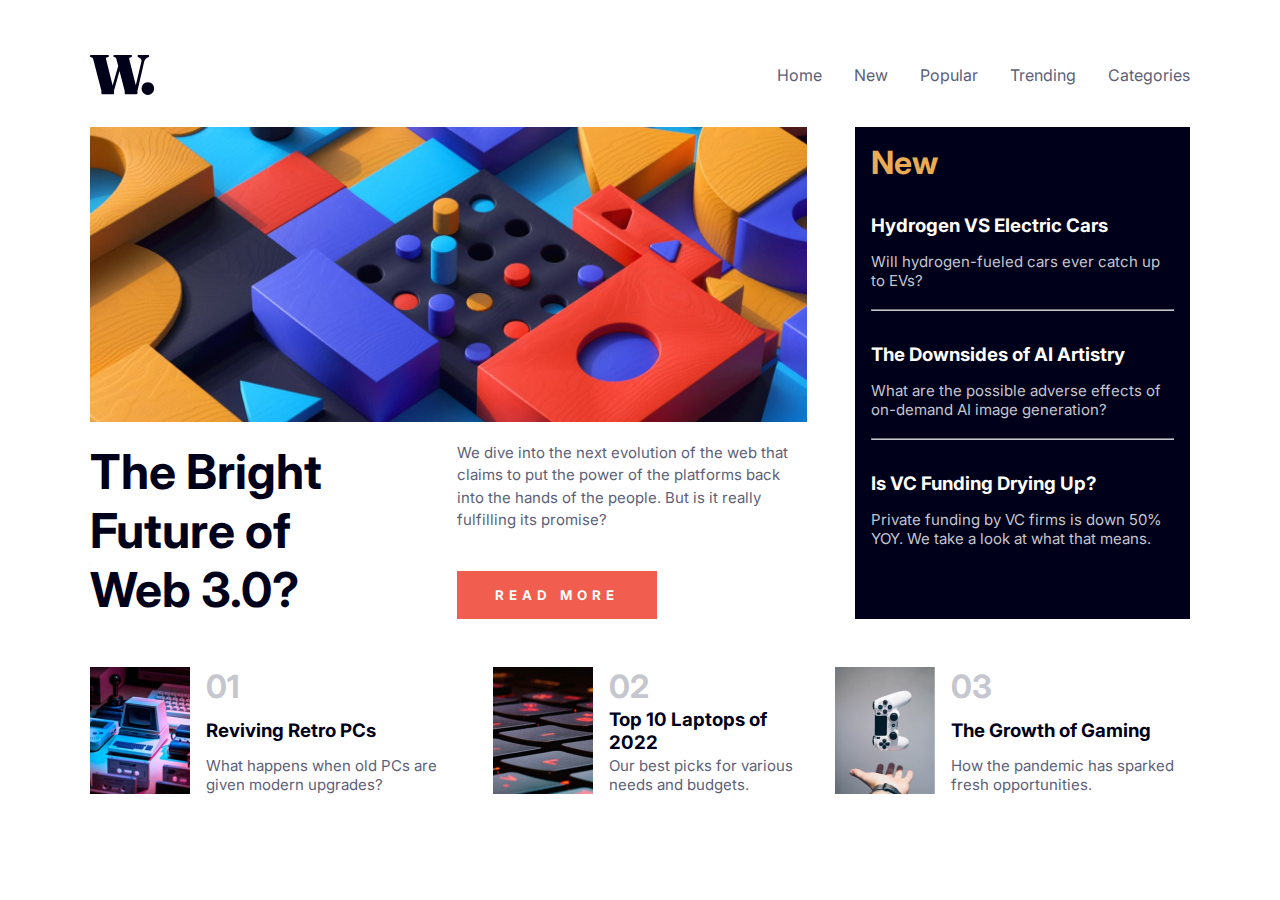
<file: News Homepage/index.html>
<!DOCTYPE html>
<html lang="en">
<head>
    <meta charset="UTF-8">
    <meta http-equiv="X-UA-Compatible" content="IE=edge">
    <meta name="viewport" content="width=device-width, initial-scale=1.0">
    <title>News Homepage</title>
    <link rel="stylesheet" href="style.css">
</head>
<body>
    <div class="container">
        <nav>
            <img src="./assets/images/logo.svg" alt="logo" class="logo">
            <ul class="nav-links">
                <li>Home</li>
                <li>New</li>
                <li>Popular</li>
                <li>Trending</li>
                <li>Categories</li>
            </ul>
            <img src="./assets/images/icon-menu.svg" alt="menu" class="menu">
        </nav>

        <main>
            <div class="main-container">
                <div class="main-blog">
                    <img src="./assets/images/image-web-3-desktop.jpg" alt="image">
                    <div class="blog-info">
                        <h1 class="blog-title"> The Bright Future of Web 3.0?</h1>
                        <div class="blog-read">
                            <p class="blog-content">
                                We dive into the next evolution of the web that claims to put the power of 
                                the platforms back into the hands of the people. But is it really fulfilling its promise?
                            </p>
                            <button>Read more</button>
                        </div>
                    </div>
                </div>
                <div class="new">
                    <div class="new-container">
                        <h2 class="header">New</h2>
                        <div class="new-blogs">
                            <div class="newblog">
                                <h3 class="new-title">Hydrogen VS Electric Cars</h3>
                                <p class="new-content">
                                    Will hydrogen-fueled cars ever catch up to EVs?
                                </p>
                                <hr>
                            </div>
                            
                            <div class="newblog">
                                <h3 class="new-title">The Downsides of AI Artistry</h3>
                                <p class="new-content">
                                    What are the possible adverse effects of on-demand AI image generation?
                                </p>
                                <hr>
                            </div>
                            
                            <div class="newblog">
                                <h3 class="new-title"> Is VC Funding Drying Up?</h3>
                                <p class="new-content">
                                    Private funding by VC firms is down 50% YOY. We take a look at what that means.
                                </p>
                            </div>

                        </div>
                    </div>
                </div>
                <div class="top-blogs">
                    <div class="top-blog">
                        <img src="./assets/images/image-retro-pcs.jpg" alt="">
                        <div class="top-info">
                            <h2 class="num">01</h2>
                            <h3 class="top-title"> Reviving Retro PCs</h3>
                            <p class="top-content">
                                What happens when old PCs are given modern upgrades?
                            </p>
                        </div>
                    </div>   
                    <div class="top-blog">
                        <img src="./assets/images/image-top-laptops.jpg" alt="">
                        <div class="top-info">
                            <h2 class="num">02</h2>
                            <h3 class="top-title">Top 10 Laptops of 2022</h3>
                            <p class="top-content">
                                Our best picks for various needs and budgets.
                            </p>
                        </div>
                    </div>   
                    <div class="top-blog">
                        <img src="./assets/images/image-gaming-growth.jpg" alt="">
                        <div class="top-info">
                            <h2 class="num">03</h2>
                            <h3 class="top-title">The Growth of Gaming</h3>
                            <p class="top-content">
                                How the pandemic has sparked fresh opportunities.
                            </p>
                        </div>
                    </div>
                </div>
            </div>
        </main>
    </div>
    
</body>
</html>
</file>
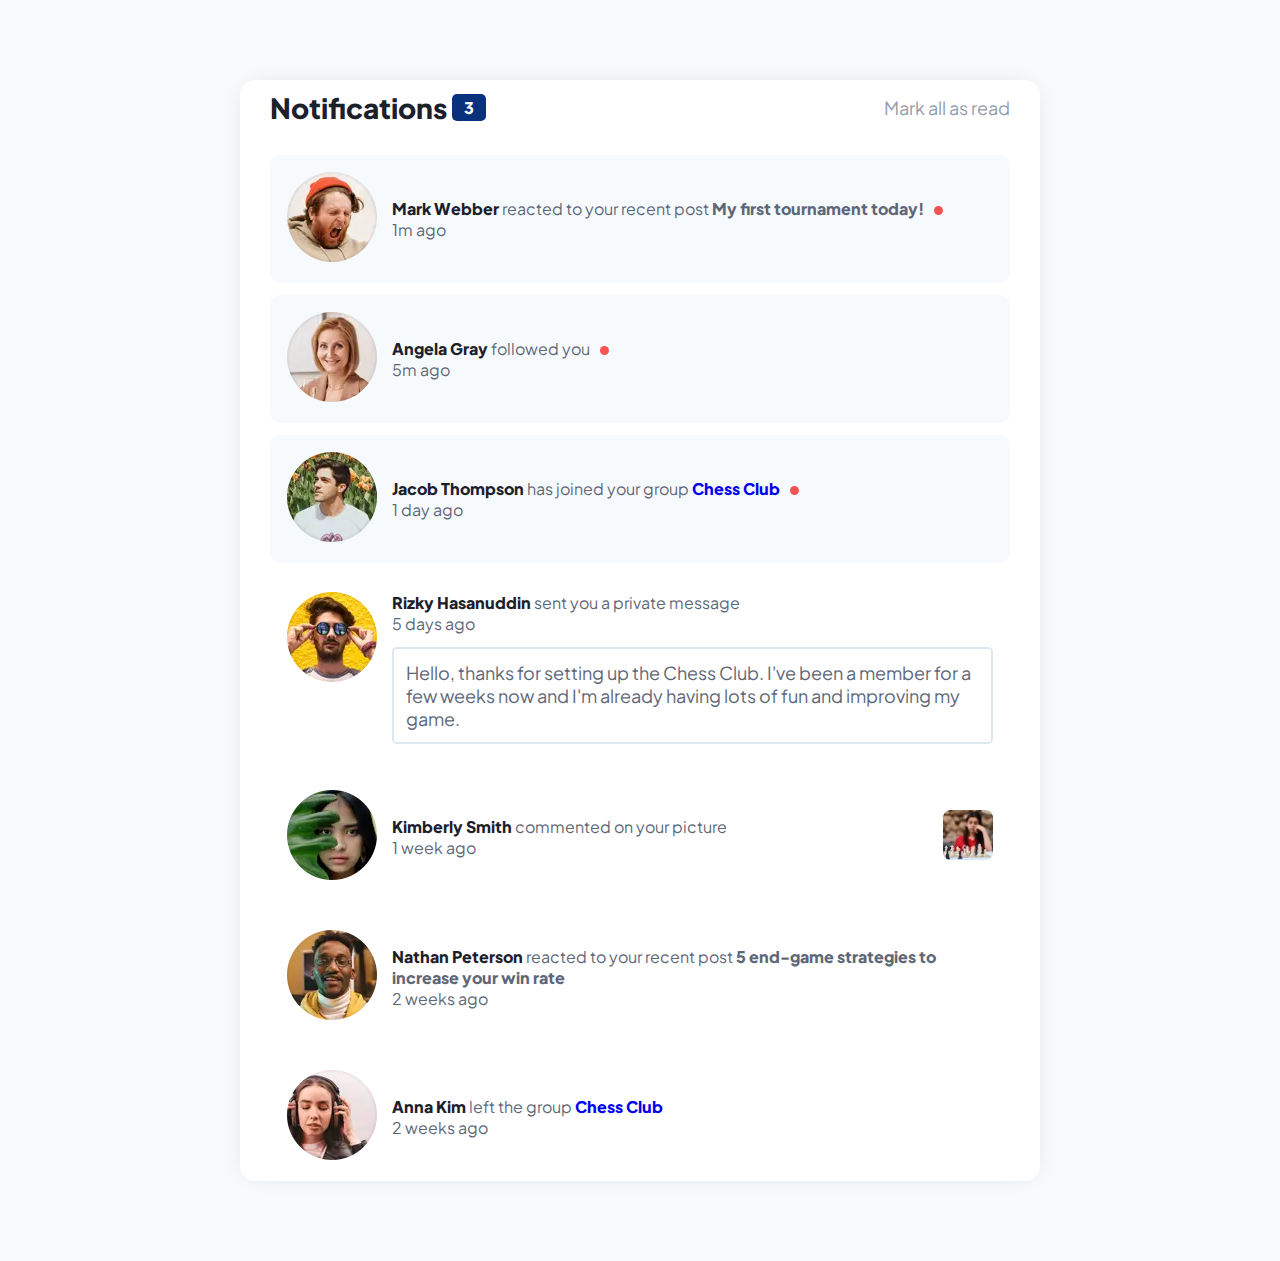
<file: Notifications Page/index.html>
<!DOCTYPE html>
<html lang="en">
<head>
  <meta charset="UTF-8">
  <meta name="viewport" content="width=device-width, initial-scale=1.0"> 
  <link rel="icon" type="image/png" sizes="32x32" href="./assets/images/favicon-32x32.png">
  <title>Notifications page</title>
  <link rel="stylesheet" href="style.css">
</head>
<body>
<div class="container">
  <div class="wrapper">
    <div class="top-bar">
      <div class="title">
        <p class="title-text">Notifications</p>
        <p class="num" id="num">3</p>
      </div>
      <a href="#" class="read" id="read">Mark all as read</a>
    </div>

    <div class="notifications">
      <div class="single-box unseen">
        <div class="avater">
          <img src="./assets/images/avatar-mark-webber.webp" alt="">
        </div>
        <div class="box-text">
          <p class="notifi">
            <a href="#" class="name"> Mark Webber</a> reacted to your recent post 
            <a href="#" class="post"> My first tournament today!</a> 
            <span class="dot"></span>
          </p>
          <p class="time"> 1m ago</p>
        </div>
      </div>
      
      <div class="single-box unseen">
        <div class="avater">
          <img src="./assets/images/avatar-angela-gray.webp" alt="">
        </div>
        <div class="box-text">
          <p class="notifi">
            <a href="#" class="name">Angela Gray</a> followed you
            <span class="dot"></span>
          </p>
          <p class="time">5m ago</p>
        </div>
      </div>

      <div class="single-box unseen">
        <div class="avater">
          <img src="./assets/images/avatar-jacob-thompson.webp" alt="">
        </div>
        <div class="box-text">
          <p class="notifi">
            <a href="#" class="name">Jacob Thompson</a> has joined your group 
            <a href="#" class="group">Chess Club</a>
            <span class="dot"></span>
          </p>
          <p class="time">1 day ago</p>
        </div>
      </div>

      <div class="single-box with-mssg">
        <div class="avater">
          <img src="./assets/images/avatar-rizky-hasanuddin.webp" alt="">
        </div>
        <div class="box-text">
          <p class="notifi">
            <a href="#" class="name">Rizky Hasanuddin</a> sent you a private message
          </p>
          <p class="time">5 days ago</p>
          <div class="message">
            <p>Hello, thanks for setting up the Chess Club. I've been a member for a few weeks now and 
              I'm already having lots of fun and improving my game.</p>
          </div>
        </div>
      </div>

      <div class="single-box comment">
        <div class="left">
          <div class="avater">
            <img src="assets/images/avatar-kimberly-smith.webp" alt="">
          </div>
          <div class="box-text">
            <p class="notifi">
              <a href="#" class="name">Kimberly Smith</a> commented on your picture
            </p>
            <p class="time">1 week ago</p>
          </div>
        </div>
        <div class="img-box">
          <img src="assets/images/image-chess.webp" alt="">
        </div>
      </div>

      <div class="single-box">
        <div class="avater">
          <img src="assets/images/avatar-nathan-peterson.webp" alt="">
        </div>
        <div class="box-text">
          <p class="notifi">
            <a href="#" class="name">Nathan Peterson</a> reacted to your recent post 
            <a href="#" class="post">5 end-game strategies to increase your win rate</a>
          </p>
          <p class="time">2 weeks ago</p>
        </div>
      </div>

      <div class="single-box">
        <div class="avater">
          <img src="assets/images/avatar-anna-kim.webp" alt="">
        </div>
        <div class="box-text">
          <p class="notifi">
            <a href="#" class="name">Anna Kim</a> left the group <a href="#" class="group">Chess Club</a>
          </p>
          <p class="time">2 weeks ago</p>
        </div>
      </div>

    </div>
  </div>
</div>
    



<script src="style.js"></script>
</body>
</html>
</file>
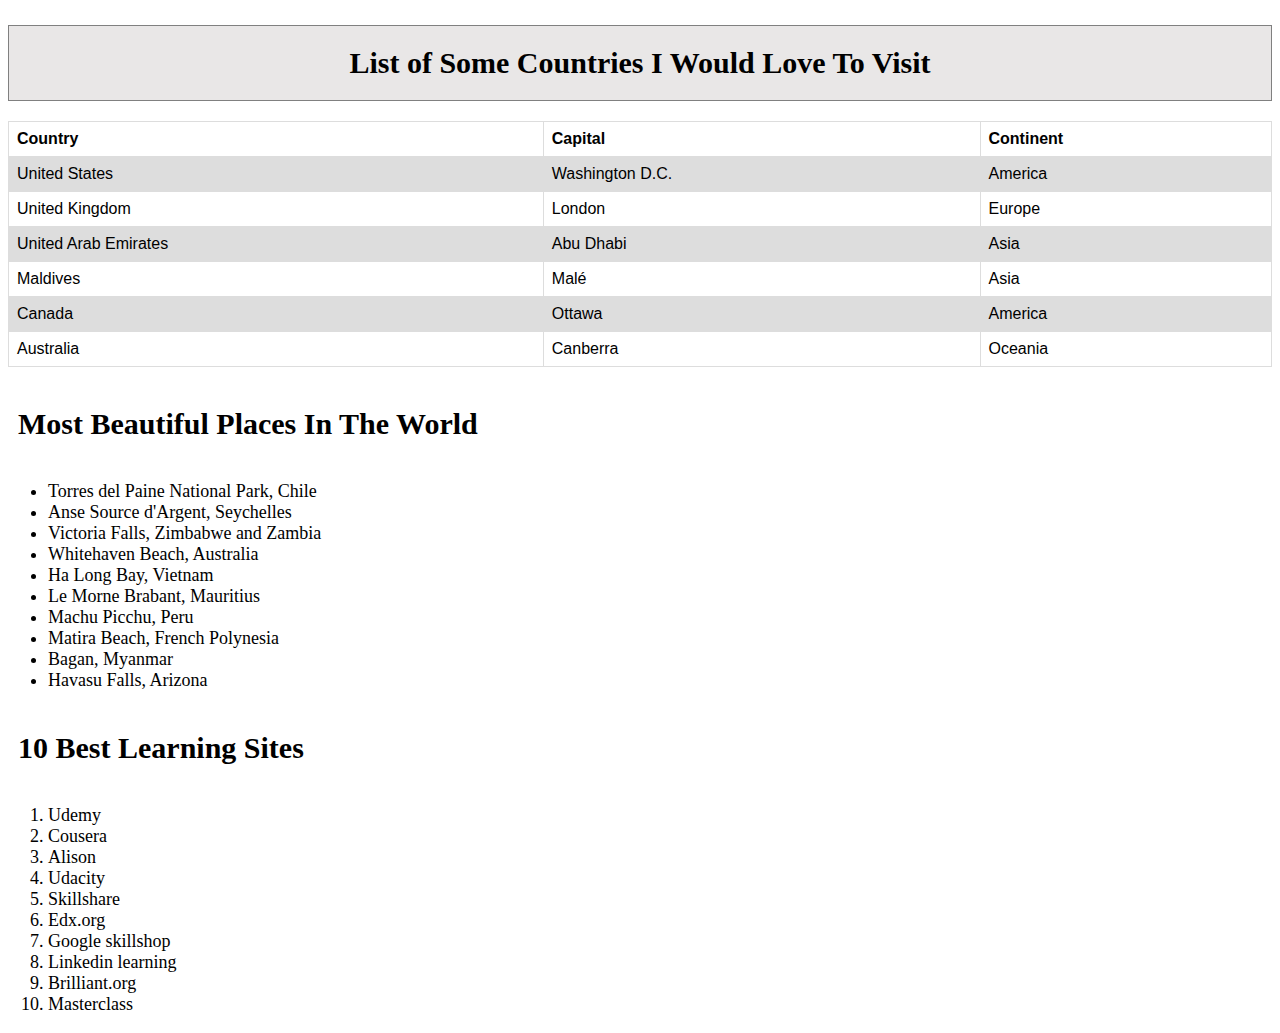
<file: Table/index.html>
<!DOCTYPE html>
<html lang="en">
<head>
    <meta charset="UTF-8">
    <meta http-equiv="X-UA-Compatible" content="IE=edge">
    <meta name="viewport" content="width=device-width, initial-scale=1.0">
    <title>Tables and Lists</title>
    <link rel="stylesheet" href="style.css">
</head>
<body>
    <h2>List of Some Countries I Would Love To Visit</h2>

<table>
  <tr>
    <th>Country</th>
    <th>Capital</th>
    <th>Continent</th>
  </tr>

  <tr>
    <td>United States</td>
    <td>Washington D.C.</td>
    <td>America</td>
  </tr>

  <tr>
    <td>United Kingdom</td>
    <td>London</td>
    <td>Europe</td>
  </tr>

  <tr>
    <td>United Arab Emirates</td>
    <td>Abu Dhabi</td>
    <td>Asia</td>
  </tr>

  <tr>
    <td>Maldives</td>
    <td>Malé</td>
    <td>Asia</td>
  </tr>

  <tr>
    <td>Canada</td>
    <td>Ottawa</td>
    <td>America</td>
  </tr>

  <tr>
    <td>Australia</td>
    <td>Canberra</td>
    <td>Oceania</td>
  </tr>
</table>


<h3>Most Beautiful Places In The World</h3>
<ul>
  <li>Torres del Paine National Park, Chile</li>
  <li>Anse Source d'Argent, Seychelles</li>
  <li>Victoria Falls, Zimbabwe and Zambia</li>
  <li>Whitehaven Beach, Australia</li>
  <li>Ha Long Bay, Vietnam</li>
  <li>Le Morne Brabant, Mauritius</li>
  <li>Machu Picchu, Peru</li>
  <li>Matira Beach, French Polynesia</li>
  <li>Bagan, Myanmar</li>
  <li>Havasu Falls, Arizona</li>
</ul>


<h3>10 Best Learning Sites</h3>
<ol>
  <li>Udemy</li>
  <li>Cousera</li>
  <li>Alison</li>
  <li>Udacity</li>
  <li>Skillshare</li>
  <li>Edx.org</li>
  <li>Google skillshop</li>
  <li>Linkedin learning</li>
  <li>Brilliant.org</li>
  <li>Masterclass</li>
</ol>
</body>
</html>
</file>
<file: News Homepage/style.css>
@import url('https://fonts.googleapis.com/css2?family=Barlow:wght@600&family=Inter:wght@400;700;800&display=swap');

*{
    font-family: 'Inter', sans-serif;
    box-sizing: border-box;
    margin: 0;
    padding: 0;
}

:root{
    --Soft-orange: hsl(35, 77%, 62%);
    --Soft-red: hsl(5, 85%, 63%);
    --Off-white: hsl(36, 100%, 99%);
    --Grayish-blue: hsl(233, 8%, 79%);
    --Dark-grayish-blue: hsl(236, 13%, 42%);
    --Very-dark-blue: hsl(240, 100%, 5%);
}

p{
    font-size: 15px;
}
img{
    max-width: 100%;
}
body{
    width: 100%;
    min-height: 100vh;
    display: flex;
    align-items: center;
}
.menu{
    display: none;
}
ul{
    list-style: none;
}
.container{
    max-width: 1100px;
    margin: 0 auto;
}

nav{
    display: flex;
    align-items: center;
    justify-content: space-between;
    padding: 2rem 0;
}
.nav-links{
    display: flex;
    align-items: center;
    gap: 2rem;
}
.nav-links li{
    color: var(--Dark-grayish-blue);
    cursor: pointer;
}
.nav-links li:hover{
    color: var(--Soft-red);
}

.main-container{
    display: grid;
    gap: 3rem;
    grid-template-columns: repeat(3,1fr);
    grid-template-rows: repeat(2,1fr);
    max-height: 750px;
}
.main-blog{
    grid-column: 2 span;
    grid-row: 1 span;
}
.blog-info{
    display: flex;
    justify-content: space-between;
    margin-top: 1rem;
}
.blog-title{
    font-size: 3rem;
    color: var(--Very-dark-blue);
    width: 300px;
}
.blog-content{
    color: var(--Dark-grayish-blue);
    width: 350px;
    line-height: 1.5;
}
.blog-read{
    display: flex;
    flex-direction: column;
    justify-content: space-between;
}
.blog-read button{
    background-color: var(--Soft-red);
    border: none;
    color: var(--Off-white);
    width: 200px;
    padding: 1rem 2rem;
    cursor: pointer;
    text-transform: uppercase;
    letter-spacing: 5px;
    font-weight: 700;
}
.blog-read button:hover{
    background-color: var(--Very-dark-blue);
}

.new{
    grid-column: 1 span;
    grid-row: 1 span;
    background-color: var(--Very-dark-blue);
}
.new-container{
    padding: 1rem;
    display: flex;
    flex-direction: column;
}
.header{
    color: var(--Soft-orange);
    font-size: 2rem;
}
.new-blogs{
    display: flex;
    flex-direction: column;
    margin-top: 2rem;
    gap: 2rem;
}
.new-blog{
    display: flex;
    flex-direction: column;
    gap: 1rem;
}
hr{
    margin-top: 1.2rem;
    border-color: var(--Grayish-blue);
}
.new-blog::after{
    content: "";
    margin-top: 2rem;
    display: flex;
    width: 100%;
    height: 1px;
    background-color: var(--Grayish-blue);
}
.new-blog:last-child::after{
    display: none;
}
.new-title{
    color: var(--Off-white);
    cursor: pointer;
}
.new-title:hover{
    color: var(--Soft-orange);
}
.new-content{
    color: var(--Grayish-blue);
    margin-top: 15px;
}
.top-blogs{
    display: flex;
    grid-column: 3 span;
    grid-row: 1 span;
    gap: 1rem;
    justify-content: space-between;
}
.top-blog{
    display: flex;
    align-items: center;
    height: fit-content;
}
.top-title{
    cursor: pointer;
    color: var(--Very-dark-blue);
}
.top-title:hover{
    color: var(--Soft-red);
}
.top-blog img{
    width: 100px;
}
.top-info{
    display: flex;
    flex-direction: column;
    justify-content: space-between;
    margin-left: 1rem;
    height: 127px;
}
.num{
    color: var(--Grayish-blue);
    font-size: 2rem;
}
.top-content{
    color: var(--Dark-grayish-blue);
}
</file>
<file: Notifications Page/style.css>
@import url('https://fonts.googleapis.com/css2?family=Barlow:wght@600&family=Plus+Jakarta+Sans:wght@500;800&display=swap');

*{
    margin: 0;
    padding: 0;
}
:root{
    --White: hsl(0, 0%, 100%);
    --Very-light-grayish-blue: hsl(210, 60%, 98%);
    --Light-grayish-blue-1: hsl(211, 68%, 94%);
    --Light-grayish-blue-2: hsl(205, 33%, 90%);
    --Grayish-blue: hsl(219, 14%, 63%);
    --Dark-grayish-blue: hsl(219, 12%, 42%);
    --Very-dark-blue: hsl(224, 21%, 14%);
    --Red: hsl(1, 90%, 64%);
    --Blue: hsl(219, 85%, 26%);

}
body{
    font-family: 'Plus Jakarta Sans', sans-serif;
    background: var(--Very-light-grayish-blue);
    font-size: 16px;
    color: var(--Dark-grayish-blue);
}
.container{
    max-width: 860px;
    margin: 80px auto;
}
.wrapper{
    background-color: var(--White);
    padding: 10px 30px 0;
    margin: 30px;
    border-radius: 15px;
    box-shadow: 0px 0px 26px -13px rgba(0, 0, 0, .26);
}
.top-bar{
    display: flex;
    justify-content: space-between;
    align-items: center;
    margin-bottom: 30px;
}
.title{
    display: flex;
    align-items: center;
}
p.title-text{
    color: var(--Very-dark-blue);
    font-size: 28px;
    font-weight: 800;
}
p.num{
    color: var(--White);
    background-color: var(--Blue);
    padding: 3px 12px;
    border-radius: 5px;
    font-weight: 800;
    margin-left: 5px;
}
a.read{
    text-decoration: none;
    color: var(--Grayish-blue);
    font-size: 18px;
}
.single-box{
    padding: 17px;
    margin-bottom: 12px;
    display: flex;
    align-items: center;
}
.box-text{
    margin-left: 15px;
}
.single-box.unseen{
    background-color: var(--Very-light-grayish-blue);
    border-radius: 10px;
}
.avatar img{
    width: 50px;
    margin-right: 15px;
}
a{
    text-decoration: none;
}
a.name{
    color: var(--Very-dark-blue);
    font-weight: 800;
}
a.post{
    color: var(--Dark-grayish-blue);
    font-weight: 800;
}
a.group{
    font-weight: 800;
}
a.name:hover, a.post:hover, a.group:hover, a.read:hover{
    color: var(--Blue);
}
span.dot{
    display: inline-block;
    background-color: var(--Red);
    height: 9px;
    width: 9px;
    border-radius: 50%;
    margin-left: 7px;
}
.message{
    border: 2px solid var(--Light-grayish-blue-2);
    padding: 12px;
    margin-top: 13px;
    font-size: 18px;
    border-radius: 5px;
}
.with-mssg{
    align-items: flex-start;
}
.left{
    display: flex;
    align-items: center;
}
.single-box.comment{
    justify-content: space-between;
}
.img-box img{
    width: 50px;
}

@Media only screen and (max-width: 600px){
    body{
        font-size: 14px;
        line-height: 1.4;
    }
.container{
    margin: 20px auto;
}
.wrapper{
    margin: 10px;
    padding: 25px 15px 0;
}
p.title-text{
    font-size: 20px;
}
p.num{
    padding: 1px 10px;
    margin-left: 5px;
}
a.read{
    font-size: 15px;
}
.message{
    font-size: 14px;
    padding: 9px;
}
.img-box img{
    margin-left: 2px;
}
.box-text{
    margin-left: 8px;
}
}
</file>
<file: Table/style.css>
table {
    font-family: arial, sans-serif;
    border-collapse: collapse;
    width: 100%;
  }

  h2{
    text-align: center;
    padding: 20px;
    font-size: 30px;
    border: 1px solid grey;
    background-color: rgb(233, 231, 231);
    margin-bottom: 20px;
  }

  h3{
    padding: 10px;
    font-size: 30px;
  }

ul{
  font-size: 18px;
}

ol{
  font-size: 18px;
}

  td, th {
    border: 1px solid #dddddd;
    text-align: left;
    padding: 8px;
  }

  tr:nth-child(even) {
    background-color: #dddddd;
  }
</file>
